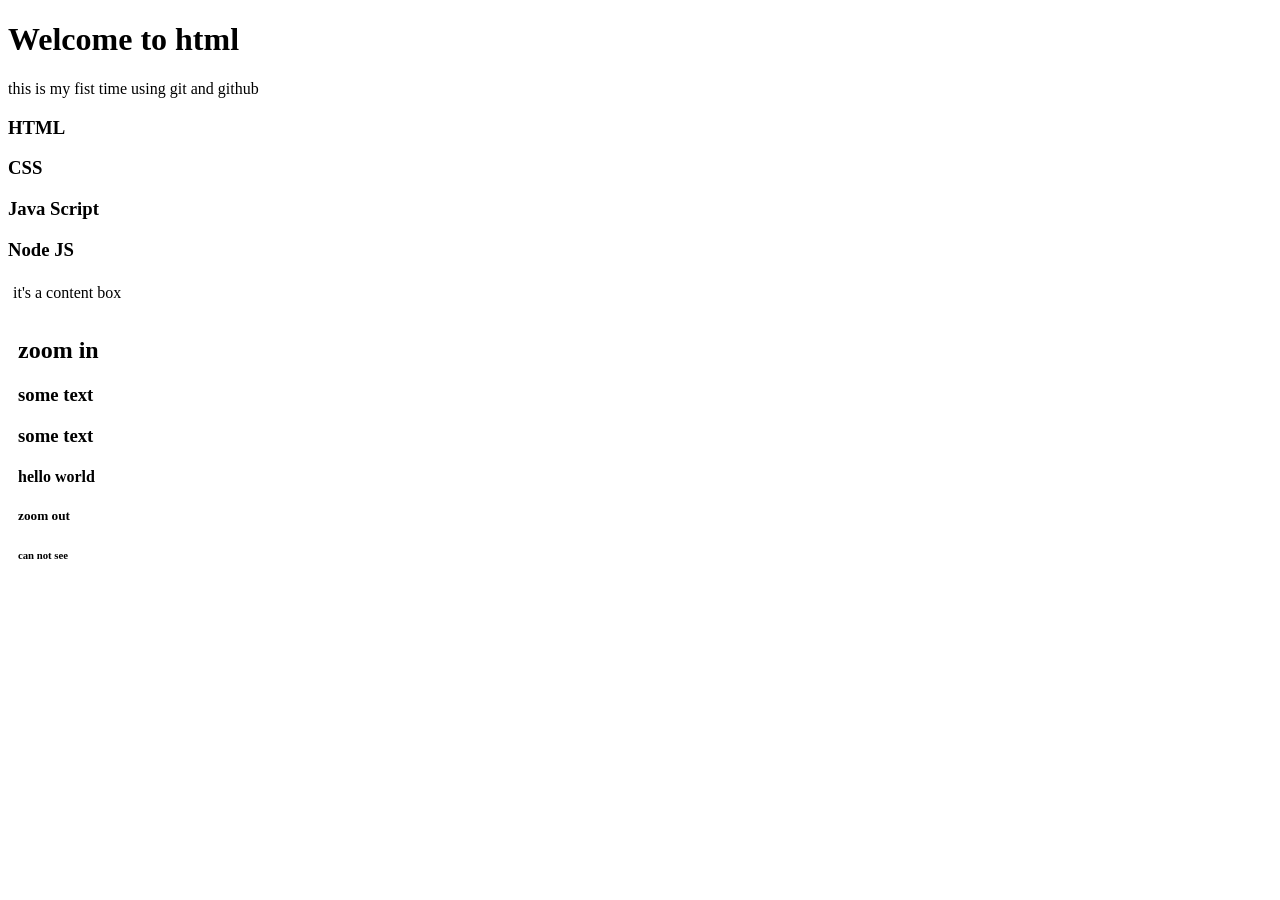
<file: Day01_Introduction/index.html>
<!DOCTYPE html>
<html lang="en">
<head>
    <meta charset="UTF-8">
    <meta name="viewport" content="width=device-width, initial-scale=1.0">
    <title>Html Introduction</title>
    <link rel="stylesheet" href="./css/style.css">
</head>
<body>
    <h1>Welcome to html</h1>
    <p>this is my fist time using git and github </p>
    <h3>HTML</h3>
    <h3>CSS</h3>
    <h3>Java Script</h3>
    <h3>Node JS</h3>
    <div>
        it's a content box
    </div>
 
   <div class="animation">
     <div id="box">
           <h2> zoom in </h2>
           <h3>some text</h3>
           <h3>some text</h3>
           <h4>hello world</h4>
            <h5> zoom out</h5>
            <h6> can not see</h6>
         
    </div>
   </div>
   <script src="./js/script.js"></script>
</body>
</html>
</file>
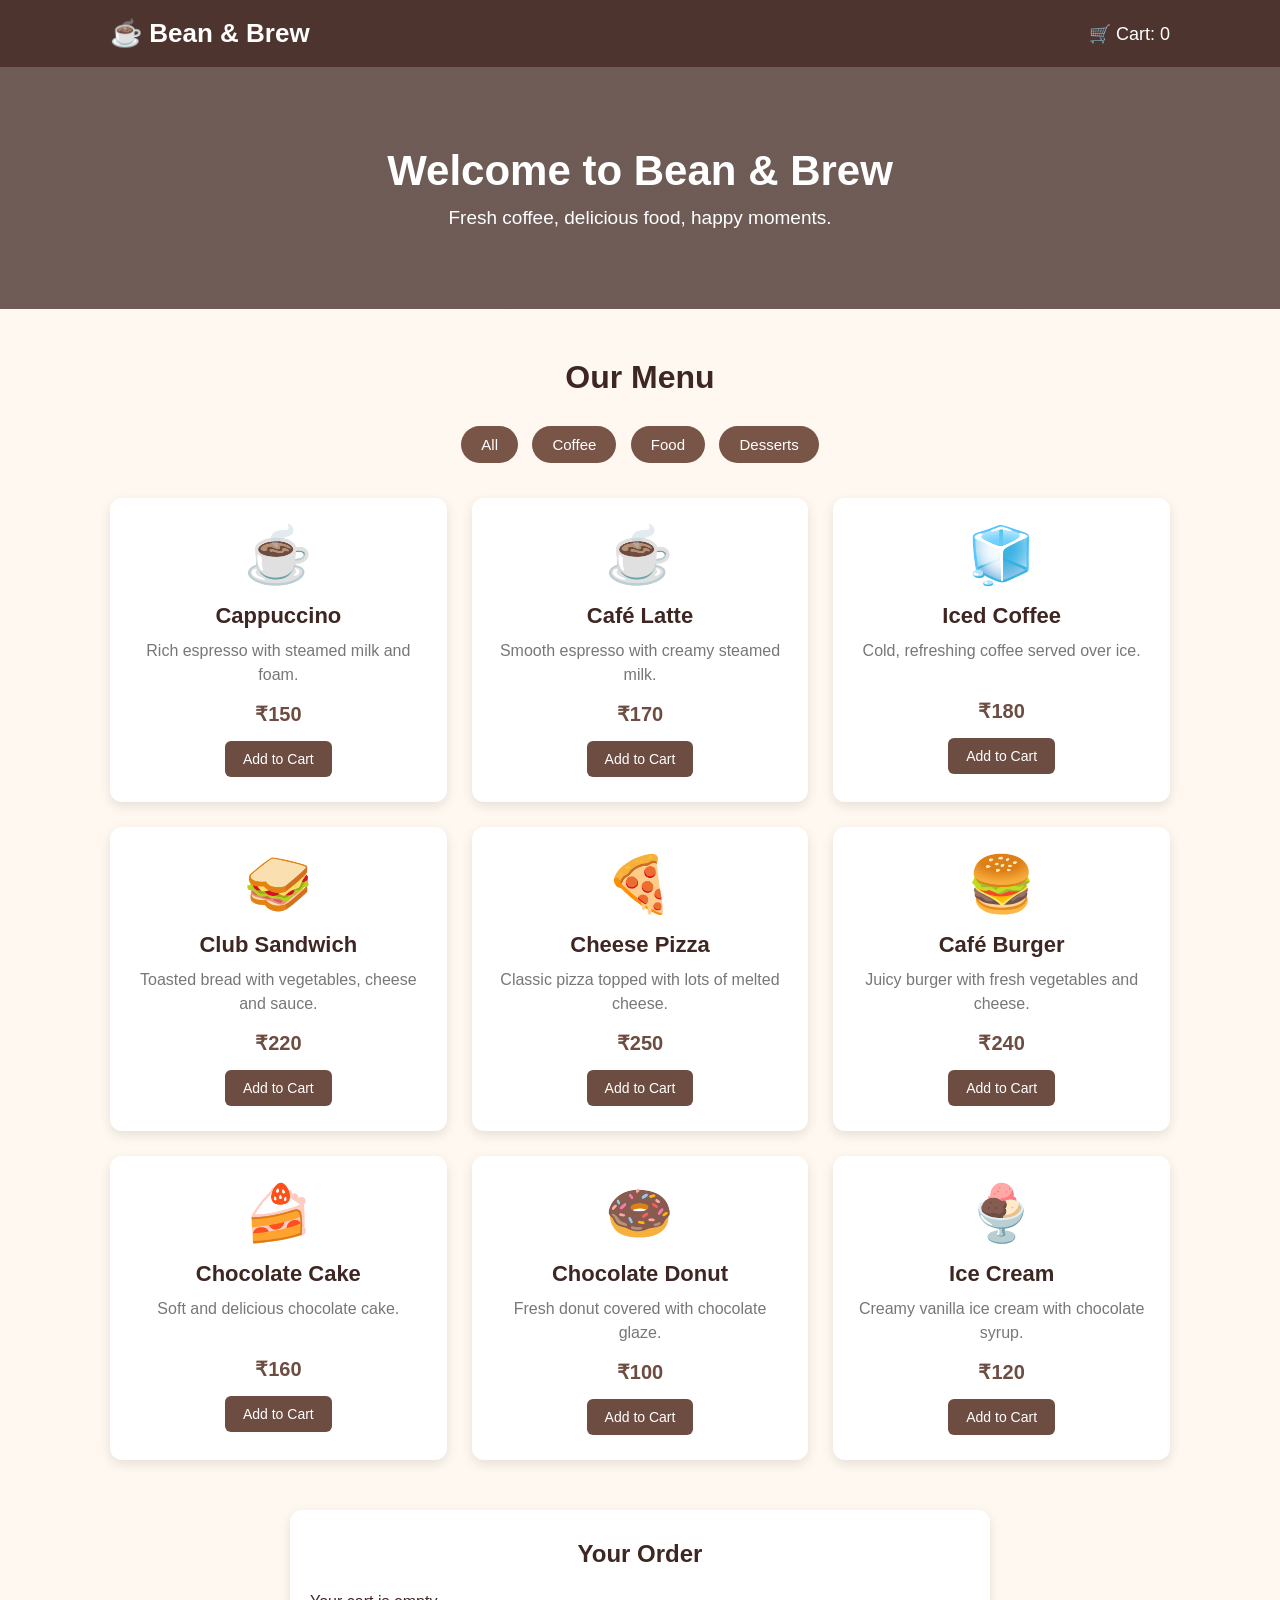
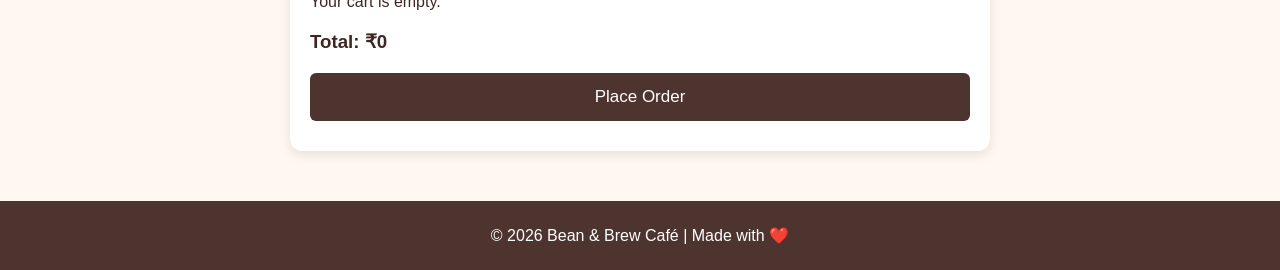
<file: Day01_Introduction/cafe.html>
<!DOCTYPE html>
<html lang="en">
<head>
    <meta charset="UTF-8">
    <meta name="viewport" content="width=device-width, initial-scale=1.0">
    <title>Bean & Brew Café</title>

    <link rel="stylesheet" href="./css/cafe.css">
</head>

<body>

    <header>
        <nav class="navbar">
            <h1>☕ Bean & Brew</h1>

            <div class="cart">
                🛒 Cart: <span id="cart-count">0</span>
            </div>
        </nav>
    </header>

    <section class="hero">
        <h2>Welcome to Bean & Brew</h2>
        <p>Fresh coffee, delicious food, happy moments.</p>
    </section>

    <section class="menu-section">
        <h2>Our Menu</h2>

        <div class="categories">
            <button onclick="filterMenu('all')">All</button>
            <button onclick="filterMenu('coffee')">Coffee</button>
            <button onclick="filterMenu('food')">Food</button>
            <button onclick="filterMenu('dessert')">Desserts</button>
        </div>

        <div class="menu-container">

            <div class="menu-item coffee">
                <div class="item-icon">☕</div>
                <h3>Cappuccino</h3>
                <p>Rich espresso with steamed milk and foam.</p>
                <h4>₹150</h4>
                <button onclick="addToCart('Cappuccino', 150)">
                    Add to Cart
                </button>
            </div>

            <div class="menu-item coffee">
                <div class="item-icon">☕</div>
                <h3>Café Latte</h3>
                <p>Smooth espresso with creamy steamed milk.</p>
                <h4>₹170</h4>
                <button onclick="addToCart('Café Latte', 170)">
                    Add to Cart
                </button>
            </div>

            <div class="menu-item coffee">
                <div class="item-icon">🧊</div>
                <h3>Iced Coffee</h3>
                <p>Cold, refreshing coffee served over ice.</p>
                <h4>₹180</h4>
                <button onclick="addToCart('Iced Coffee', 180)">
                    Add to Cart
                </button>
            </div>

            <div class="menu-item food">
                <div class="item-icon">🥪</div>
                <h3>Club Sandwich</h3>
                <p>Toasted bread with vegetables, cheese and sauce.</p>
                <h4>₹220</h4>
                <button onclick="addToCart('Club Sandwich', 220)">
                    Add to Cart
                </button>
            </div>

            <div class="menu-item food">
                <div class="item-icon">🍕</div>
                <h3>Cheese Pizza</h3>
                <p>Classic pizza topped with lots of melted cheese.</p>
                <h4>₹250</h4>
                <button onclick="addToCart('Cheese Pizza', 250)">
                    Add to Cart
                </button>
            </div>

            <div class="menu-item food">
                <div class="item-icon">🍔</div>
                <h3>Café Burger</h3>
                <p>Juicy burger with fresh vegetables and cheese.</p>
                <h4>₹240</h4>
                <button onclick="addToCart('Café Burger', 240)">
                    Add to Cart
                </button>
            </div>

            <div class="menu-item dessert">
                <div class="item-icon">🍰</div>
                <h3>Chocolate Cake</h3>
                <p>Soft and delicious chocolate cake.</p>
                <h4>₹160</h4>
                <button onclick="addToCart('Chocolate Cake', 160)">
                    Add to Cart
                </button>
            </div>

            <div class="menu-item dessert">
                <div class="item-icon">🍩</div>
                <h3>Chocolate Donut</h3>
                <p>Fresh donut covered with chocolate glaze.</p>
                <h4>₹100</h4>
                <button onclick="addToCart('Chocolate Donut', 100)">
                    Add to Cart
                </button>
            </div>

            <div class="menu-item dessert">
                <div class="item-icon">🍨</div>
                <h3>Ice Cream</h3>
                <p>Creamy vanilla ice cream with chocolate syrup.</p>
                <h4>₹120</h4>
                <button onclick="addToCart('Ice Cream', 120)">
                    Add to Cart
                </button>
            </div>

        </div>
    </section>

    <section class="order-section">
        <h2>Your Order</h2>

        <div id="cart-items">
            <p>Your cart is empty.</p>
        </div>

        <h3>Total: ₹<span id="total">0</span></h3>

        <button class="checkout-btn" onclick="checkout()">
            Place Order
            
        </button>
    </section>

    <footer>
        <p>© 2026 Bean & Brew Café | Made with ❤️</p>
    </footer>

    <script src="./js/cafe.js"></script>

</body>
</html>
</file>
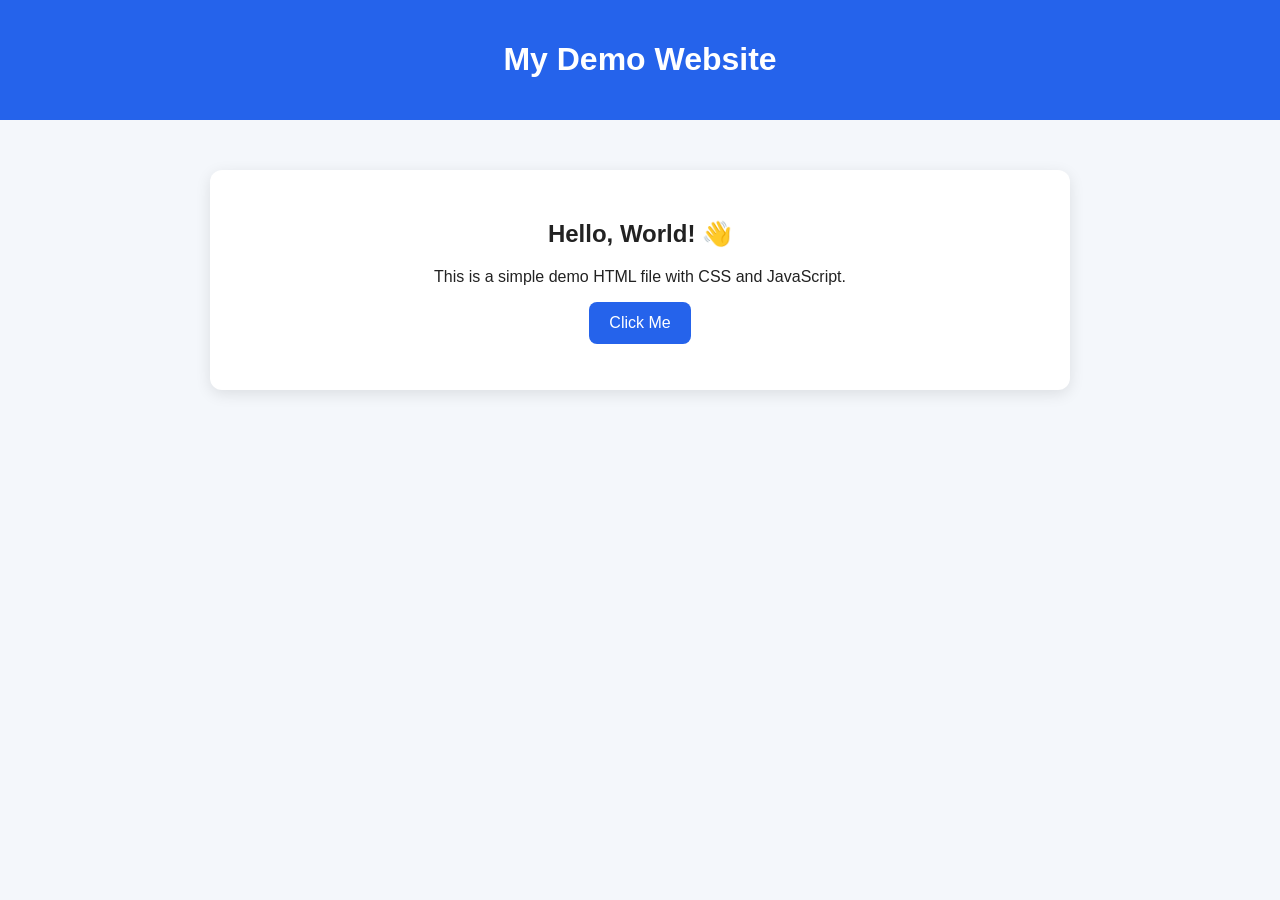
<file: Day01_Introduction/h.html>
<!DOCTYPE html>
<html lang="en">
<head>
  <meta charset="UTF-8">
  <meta name="viewport" content="width=device-width, initial-scale=1.0">
  <title>Demo HTML Page</title>
  <style>
    body {
      margin: 0;
      font-family: Arial, sans-serif;
      background: #f4f7fb;
      color: #222;
    }

    header {
      background: #2563eb;
      color: white;
      padding: 20px;
      text-align: center;
    }

    main {
      max-width: 800px;
      margin: 50px auto;
      padding: 30px;
      background: white;
      border-radius: 12px;
      box-shadow: 0 4px 15px rgba(0, 0, 0, 0.1);
      text-align: center;
    }

    button {
      padding: 12px 20px;
      border: none;
      border-radius: 8px;
      background: #2563eb;
      color: white;
      cursor: pointer;
      font-size: 16px;
    }

    button:hover {
      background: #1d4ed8;
    }
  </style>
</head>
<body>

  <header>
    <h1>My Demo Website</h1>
  </header>
  <main>
    <h2>Hello, World! 👋</h2>
    <p>This is a simple demo HTML file with CSS and JavaScript.</p>
    <button onclick="showMessage()">Click Me</button>
    <p id="message"></p>
  </main>
  <script>
    function showMessage() {
      document.getElementById("message").textContent =
        "Button clicked successfully! Thank you for visiting.";
    }
    function start() {
        alert("Welcome! You are ready to go.");
    }
    function execute() {
        start();
    }
    function init() {
        const startButton = document.querySelector("button");
        startButton.addEventListener("click", execute);
    }
    window.onload = init;
    execute();
    window.addEventListener("load", function() {
        console.log("Page fully loaded and parsed.");
    });
  </script>
</body>
</html>
</file>
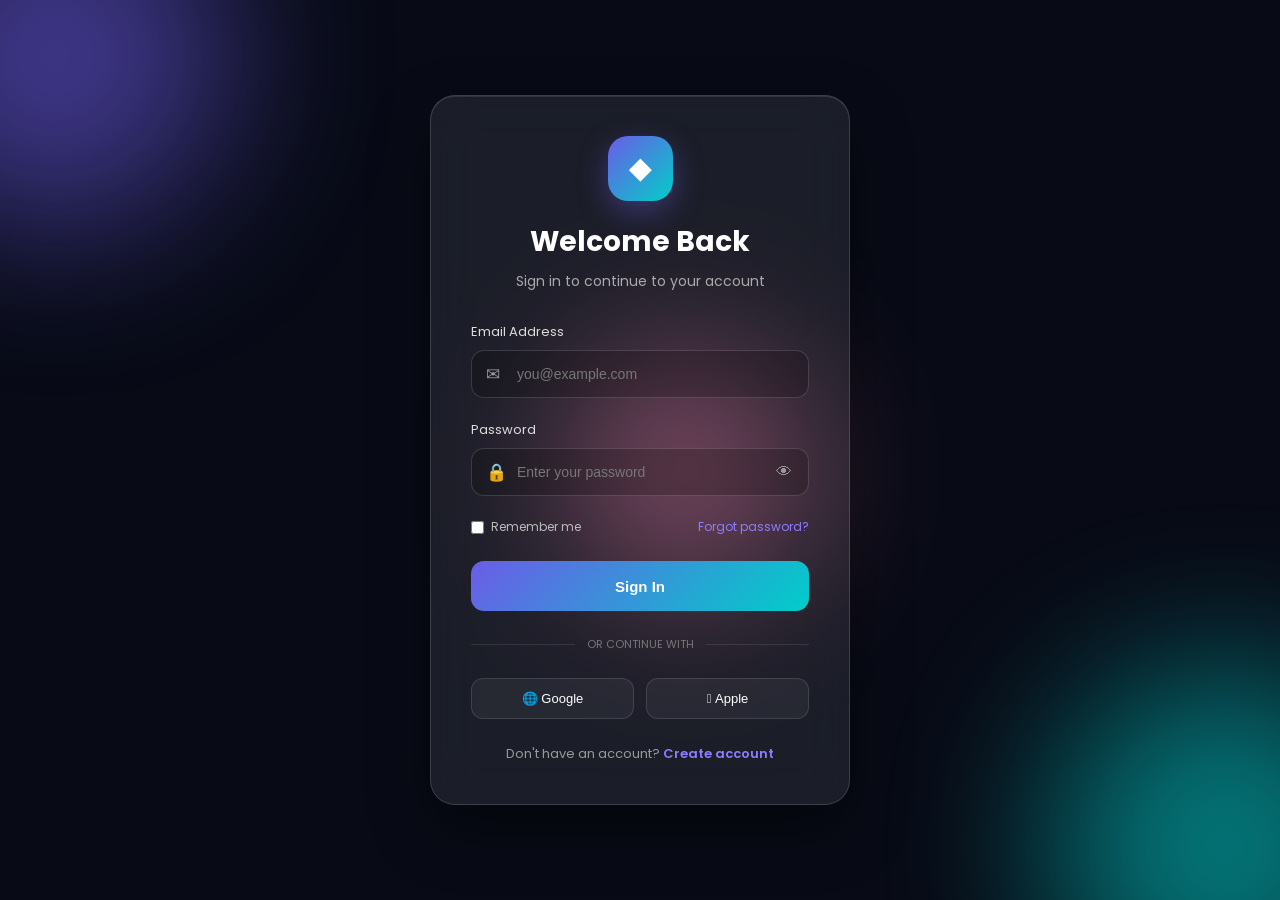
<file: Day01_Introduction/loginform.html>
<!DOCTYPE html>
<html lang="en">
<head>
  <meta charset="UTF-8">
  <meta name="viewport" content="width=device-width, initial-scale=1.0">

  <title>Advanced Login</title>

  <link rel="stylesheet" href="./css/loginform.css">
</head>

<body>
  <div class="background">
    <div class="blob blob-1"></div>
    <div class="blob blob-2"></div>
    <div class="blob blob-3"></div>
  </div>

  <!-- Login Card -->
  <main class="login-container">

    <div class="logo">◆</div>

    <h1>Welcome Back</h1>

    <p class="subtitle">
      Sign in to continue to your account
    </p>

    <form id="loginForm">
      <div class="input-group">

        <label for="email">Email Address</label>

        <div class="input-wrapper">
          <span class="input-icon">✉</span>

          <input
            type="email"
            id="email"
            placeholder="you@example.com"
            autocomplete="email"
          >
        </div>

        <p class="error" id="emailError">
          Please enter a valid email address.
        </p>

      </div>
      <div class="input-group">

        <label for="password">Password</label>

        <div class="input-wrapper">

          <span class="input-icon">🔒</span>

          <input
            type="password"
            id="password"
            placeholder="Enter your password"
            autocomplete="current-password"
          >

          <button
            type="button"
            class="password-toggle"
            id="togglePassword"
          >
            👁
          </button>

        </div>
        <div class="strength" id="strength">

          <div class="strength-bar">
            <div
              class="strength-progress"
              id="strengthProgress"
            ></div>
          </div>

          <p id="strengthText">
            Password strength
          </p>

        </div>

        <p class="error" id="passwordError">
          Password must be at least 8 characters.
        </p>

      </div>
      <div class="options">

        <label class="remember">
          <input type="checkbox" id="remember">
          <span>Remember me</span>
        </label>

        <a href="#" class="forgot">
          Forgot password?
        </a>

      </div>
      <button
        type="submit"
        class="login-btn"
        id="loginBtn"
      >

        <span id="btnText">Sign In</span>

        <span
          class="spinner"
          id="spinner"
        ></span>

      </button>
      <p
        class="success-message"
        id="successMessage"
      >
        ✓ Login successful!
      </p>

    </form>
    <div class="divider">
      <span>OR CONTINUE WITH</span>
    </div>
    <div class="social-login">

      <button
        type="button"
        class="social-btn"
      >
        <span>🌐</span>
        Google
      </button>

      <button
        type="button"
        class="social-btn"
      >
        <span></span>
        Apple
      </button>

    </div>
    <p class="signup">
      Don't have an account?
      <a href="#">Create account</a>
    </p>

  </main>
  <script src="./js/loginform.js"></script>

</body>
</html>
</file>
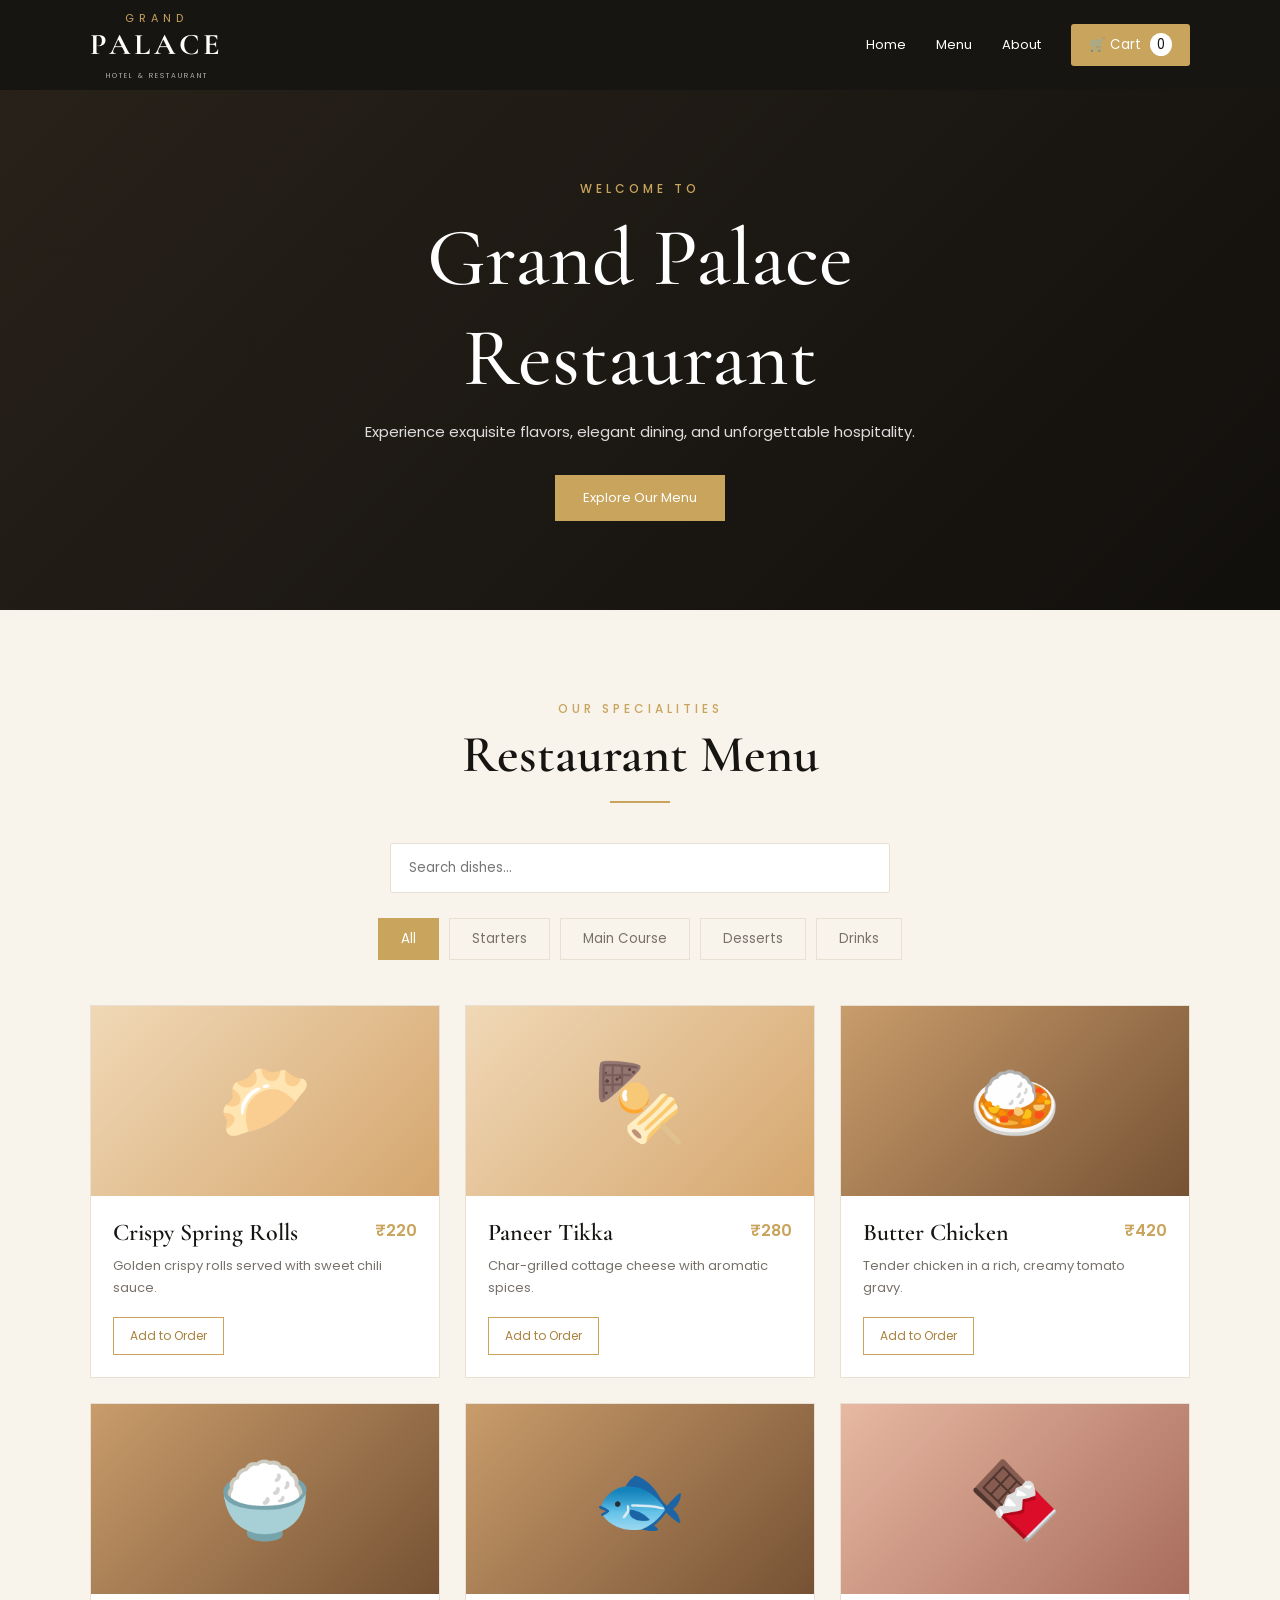
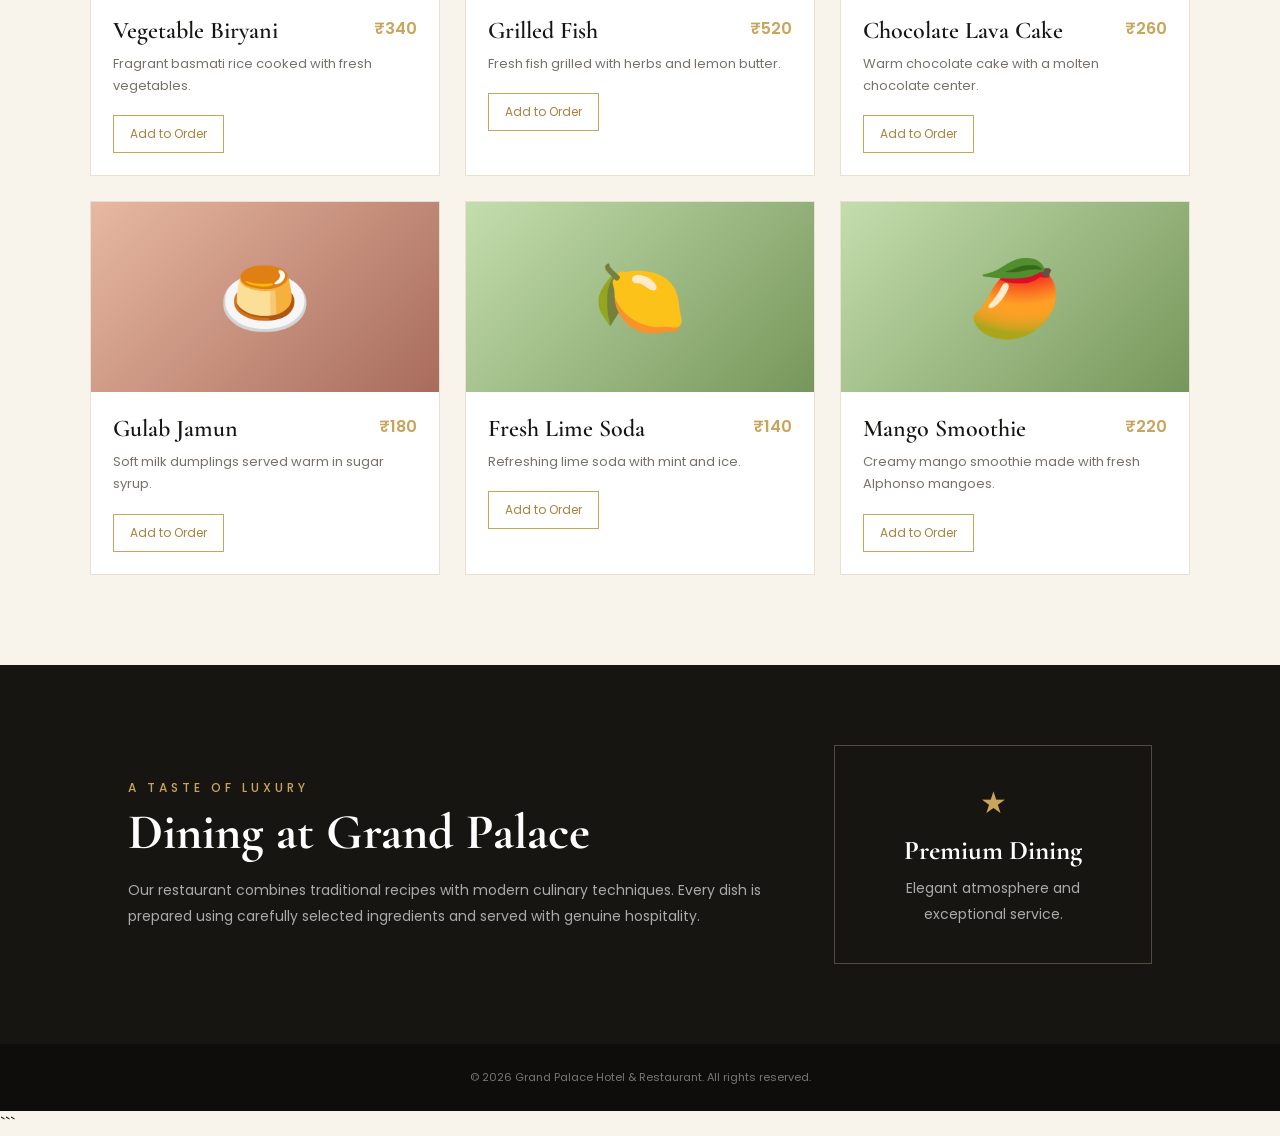
<file: Day01_Introduction/resturant.html>
<!DOCTYPE html>
<html lang="en">
<head>
    <meta charset="UTF-8">
    <meta name="viewport" content="width=device-width, initial-scale=1.0">
    <title>Grand Palace Hotel - Restaurant Menu</title>
    <link rel="stylesheet" href="./css/resturant.css">
</head>
<body>

    <header class="header">
        <div class="logo">
            <span>GRAND</span>
            <h1>PALACE</h1>
            <small>HOTEL & RESTAURANT</small>
        </div>

        <nav>
            <a href="#home">Home</a>
            <a href="#menu">Menu</a>
            <a href="#about">About</a>
            <button id="cartBtn" class="cart-btn">
                🛒 Cart <span id="cartCount">0</span>
            </button>
        </nav>
    </header>

    <!-- Hero -->
    <section class="hero" id="home">
        <div class="hero-content">
            <p class="subtitle">WELCOME TO</p>
            <h2>Grand Palace Restaurant</h2>
            <p>
                Experience exquisite flavors, elegant dining,
                and unforgettable hospitality.
            </p>
            <a href="#menu" class="hero-btn">Explore Our Menu</a>
        </div>
    </section>

    <!-- Menu Section -->
    <main id="menu" class="menu-section">

        <div class="section-heading">
            <p>OUR SPECIALITIES</p>
            <h2>Restaurant Menu</h2>
            <div class="line"></div>
        </div>

        <!-- Search -->
        <div class="menu-tools">
            <input
                type="text"
                id="searchInput"
                placeholder="Search dishes..."
            >
        </div>

        <!-- Categories -->
        <div class="categories">
            <button class="category-btn active" data-category="all">
                All
            </button>
            <button class="category-btn" data-category="starters">
                Starters
            </button>
            <button class="category-btn" data-category="main">
                Main Course
            </button>
            <button class="category-btn" data-category="desserts">
                Desserts
            </button>
            <button class="category-btn" data-category="drinks">
                Drinks
            </button>
        </div>

        <!-- Menu Items -->
        <div class="menu-grid" id="menuGrid">

            <div class="menu-card"
                 data-category="starters"
                 data-name="Crispy Vegetable Spring Rolls">
                <div class="food-image starter">
                    <span>🥟</span>
                </div>
                <div class="food-info">
                    <div class="food-title">
                        <h3>Crispy Spring Rolls</h3>
                        <span>₹220</span>
                    </div>
                    <p>Golden crispy rolls served with sweet chili sauce.</p>
                    <button class="add-btn" data-name="Crispy Spring Rolls" data-price="220">
                        Add to Order
                    </button>
                </div>
            </div>

            <div class="menu-card"
                 data-category="starters"
                 data-name="Paneer Tikka">
                <div class="food-image starter">
                    <span>🍢</span>
                </div>
                <div class="food-info">
                    <div class="food-title">
                        <h3>Paneer Tikka</h3>
                        <span>₹280</span>
                    </div>
                    <p>Char-grilled cottage cheese with aromatic spices.</p>
                    <button class="add-btn" data-name="Paneer Tikka" data-price="280">
                        Add to Order
                    </button>
                </div>
            </div>

            <div class="menu-card"
                 data-category="main"
                 data-name="Butter Chicken">
                <div class="food-image main-food">
                    <span>🍛</span>
                </div>
                <div class="food-info">
                    <div class="food-title">
                        <h3>Butter Chicken</h3>
                        <span>₹420</span>
                    </div>
                    <p>Tender chicken in a rich, creamy tomato gravy.</p>
                    <button class="add-btn" data-name="Butter Chicken" data-price="420">
                        Add to Order
                    </button>
                </div>
            </div>

            <div class="menu-card"
                 data-category="main"
                 data-name="Vegetable Biryani">
                <div class="food-image main-food">
                    <span>🍚</span>
                </div>
                <div class="food-info">
                    <div class="food-title">
                        <h3>Vegetable Biryani</h3>
                        <span>₹340</span>
                    </div>
                    <p>Fragrant basmati rice cooked with fresh vegetables.</p>
                    <button class="add-btn" data-name="Vegetable Biryani" data-price="340">
                        Add to Order
                    </button>
                </div>
            </div>

            <div class="menu-card"
                 data-category="main"
                 data-name="Grilled Fish">
                <div class="food-image main-food">
                    <span>🐟</span>
                </div>
                <div class="food-info">
                    <div class="food-title">
                        <h3>Grilled Fish</h3>
                        <span>₹520</span>
                    </div>
                    <p>Fresh fish grilled with herbs and lemon butter.</p>
                    <button class="add-btn" data-name="Grilled Fish" data-price="520">
                        Add to Order
                    </button>
                </div>
            </div>

            <div class="menu-card"
                 data-category="desserts"
                 data-name="Chocolate Lava Cake">
                <div class="food-image dessert">
                    <span>🍫</span>
                </div>
                <div class="food-info">
                    <div class="food-title">
                        <h3>Chocolate Lava Cake</h3>
                        <span>₹260</span>
                    </div>
                    <p>Warm chocolate cake with a molten chocolate center.</p>
                    <button class="add-btn" data-name="Chocolate Lava Cake" data-price="260">
                        Add to Order
                    </button>
                </div>
            </div>

            <div class="menu-card"
                 data-category="desserts"
                 data-name="Gulab Jamun">
                <div class="food-image dessert">
                    <span>🍮</span>
                </div>
                <div class="food-info">
                    <div class="food-title">
                        <h3>Gulab Jamun</h3>
                        <span>₹180</span>
                    </div>
                    <p>Soft milk dumplings served warm in sugar syrup.</p>
                    <button class="add-btn" data-name="Gulab Jamun" data-price="180">
                        Add to Order
                    </button>
                </div>
            </div>

            <div class="menu-card"
                 data-category="drinks"
                 data-name="Fresh Lime Soda">
                <div class="food-image drink">
                    <span>🍋</span>
                </div>
                <div class="food-info">
                    <div class="food-title">
                        <h3>Fresh Lime Soda</h3>
                        <span>₹140</span>
                    </div>
                    <p>Refreshing lime soda with mint and ice.</p>
                    <button class="add-btn" data-name="Fresh Lime Soda" data-price="140">
                        Add to Order
                    </button>
                </div>
            </div>

            <div class="menu-card"
                 data-category="drinks"
                 data-name="Mango Smoothie">
                <div class="food-image drink">
                    <span>🥭</span>
                </div>
                <div class="food-info">
                    <div class="food-title">
                        <h3>Mango Smoothie</h3>
                        <span>₹220</span>
                    </div>
                    <p>Creamy mango smoothie made with fresh Alphonso mangoes.</p>
                    <button class="add-btn" data-name="Mango Smoothie" data-price="220">
                        Add to Order
                    </button>
                </div>
            </div>

        </div>
    </main>

    <!-- About -->
    <section class="about" id="about">
        <div>
            <p class="subtitle">A TASTE OF LUXURY</p>
            <h2>Dining at Grand Palace</h2>
            <p>
                Our restaurant combines traditional recipes with modern
                culinary techniques. Every dish is prepared using carefully
                selected ingredients and served with genuine hospitality.
            </p>
        </div>

        <div class="about-box">
            <span>★</span>
            <h3>Premium Dining</h3>
            <p>Elegant atmosphere and exceptional service.</p>
        </div>
    </section>

    <!-- Cart Overlay -->
    <div class="cart-overlay" id="cartOverlay"></div>

    <!-- Cart -->
    <aside class="cart" id="cart">
        <div class="cart-header">
            <h2>Your Order</h2>
            <button id="closeCart">&times;</button>
        </div>

        <div id="cartItems" class="cart-items">
            <p class="empty-cart">Your order is empty.</p>
        </div>

        <div class="cart-footer">
            <div class="total">
                <span>Total</span>
                <strong>₹<span id="cartTotal">0</span></strong>
            </div>
            <button id="checkoutBtn" class="checkout-btn">
                Place Order
            </button>
        </div>
    </aside>

    <footer>
        <p>© 2026 Grand Palace Hotel & Restaurant. All rights reserved.</p>
    </footer>

    <script src="./js/resturant.js"></script>
</body>
</html>
```
</file>
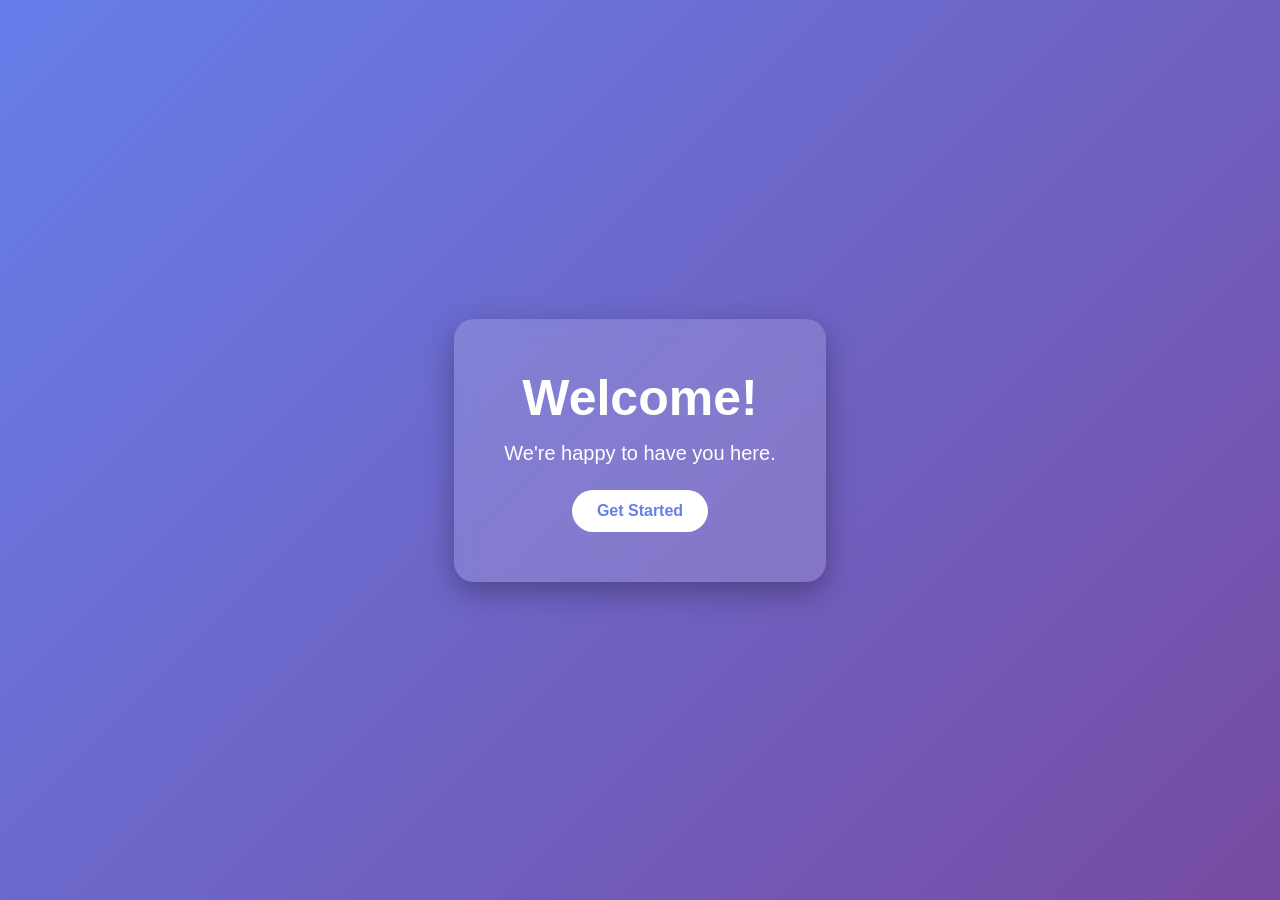
<file: Day01_Introduction/welcome.html>
<!DOCTYPE html>
<html lang="en">
<head>
    <meta charset="UTF-8">
    <meta name="viewport" content="width=device-width, initial-scale=1.0">
    <title>Welcome Page</title>
    <link rel="stylesheet" href="./css/welcome.css">
</head>
<body>

    <div class="welcome-box">
        <h1 id="welcomeText">Welcome! </h1>

        <p>We're happy to have you here.</p>

        <button id="startButton">Get Started</button>
    </div>
    <script src="./js/welcome.js"></script>

</body>
</html>
</file>
<file: Day01_Introduction/css/style.css>
div{
    margin: auto;
    padding: 5px;
    box-sizing: border-box;
}
.animation{
 animation-name: myanimation;
 animation-duration: 2s;
 animation-timing-function: ease-in-out;
 animation-delay: 0.2s;
 animation-iteration-count: infinite;
 animation-direction: normal;
} 
@keyframes myanimation{
    form{ 
        font-size: 20px;
    }
    to{
        font-size: 40px;
    }
    
}
a{
    text-decoration: none;
    color: black;
}
a:hover{
    color: #795548;
}
.animation{
    animation-name: myanimation;
    animation-duration: 2s;
    animation-timing-function: ease-in-out;
    animation-delay: 0.2s;
    animation-iteration-count: infinite;
    animation-direction: normal;
}
</file>
<file: Day01_Introduction/css/cafe.css>
* {
    margin: 0;
    padding: 0;
    box-sizing: border-box;
}

body {
    font-family: Arial, sans-serif;
    background-color: #fff8f0;
    color: #3e2723;
}

/* Navbar */

header {
    background-color: #4e342e;
    color: white;
}

.navbar {
    max-width: 1100px;
    margin: auto;
    padding: 18px 20px;

    display: flex;
    justify-content: space-between;
    align-items: center;
}

.navbar h1 {
    font-size: 26px;
}

.cart {
    font-size: 18px;
}

/* Hero */

.hero {
    text-align: center;
    padding: 80px 20px;

    background: linear-gradient(
        rgba(62, 39, 35, 0.75),
        rgba(62, 39, 35, 0.75)
    ),
    url("https://images.unsplash.com/photo-1495474472287-4d71bcdd2085")
    center/cover;

    color: white;
}

.hero h2 {
    font-size: 42px;
    margin-bottom: 12px;
}

.hero p {
    font-size: 19px;
}

/* Menu */

.menu-section {
    max-width: 1100px;
    margin: 50px auto;
    padding: 0 20px;
}

.menu-section > h2 {
    text-align: center;
    font-size: 32px;
    margin-bottom: 25px;
}

.categories {
    text-align: center;
    margin-bottom: 30px;
}

.categories button {
    border: none;
    background-color: #795548;
    color: white;

    padding: 10px 20px;
    margin: 5px;

    border-radius: 20px;
    cursor: pointer;
    font-size: 15px;

    transition: 0.3s;
}

.categories button:hover {
    background-color: #4e342e;
}

/* Menu cards */

.menu-container {
    display: grid;

    grid-template-columns:
        repeat(auto-fit, minmax(250px, 1fr));

    gap: 25px;
}

.menu-item {
    background-color: white;
    padding: 25px;

    text-align: center;

    border-radius: 12px;

    box-shadow: 0 4px 12px rgba(0, 0, 0, 0.1);

    transition: transform 0.3s;
}

.menu-item:hover {
    transform: translateY(-5px);
}

.item-icon {
    font-size: 55px;
    margin-bottom: 15px;
}

.menu-item h3 {
    font-size: 22px;
    margin-bottom: 10px;
}

.menu-item p {
    color: #777;
    line-height: 1.5;
    min-height: 45px;
}

.menu-item h4 {
    color: #6d4c41;
    font-size: 20px;
    margin: 15px 0;
}

.menu-item button {
    background-color: #6d4c41;
    color: white;

    border: none;
    padding: 10px 18px;

    border-radius: 6px;
    cursor: pointer;

    font-size: 14px;
}

.menu-item button:hover {
    background-color: #4e342e;
}

/* Order */

.order-section {
    max-width: 700px;
    margin: 50px auto;
    padding: 30px 20px;

    background-color: white;

    border-radius: 12px;

    box-shadow: 0 4px 12px rgba(0, 0, 0, 0.1);
}

.order-section h2 {
    text-align: center;
    margin-bottom: 25px;
}

#cart-items {
    margin-bottom: 20px;
}

.cart-item {
    display: flex;
    justify-content: space-between;
    align-items: center;

    padding: 12px 0;

    border-bottom: 1px solid #ddd;
}

.remove-btn {
    background-color: #d32f2f;
    color: white;

    border: none;
    padding: 5px 10px;

    border-radius: 4px;
    cursor: pointer;
}

.checkout-btn {
    width: 100%;

    margin-top: 20px;

    padding: 14px;

    background-color: #4e342e;
    color: white;

    border: none;
    border-radius: 6px;

    cursor: pointer;
    font-size: 17px;
}

.checkout-btn:hover {
    background-color: #2e1b18;
}

/* Footer */

footer {
    text-align: center;

    background-color: #4e342e;
    color: white;

    padding: 25px;
    margin-top: 50px;
}

/* Responsive */

@media (max-width: 600px) {

    .navbar {
        flex-direction: column;
        gap: 10px;
    }

    .hero h2 {
        font-size: 30px;
    }

    .hero {
        padding: 60px 15px;
    }

    .menu-container {
        grid-template-columns: 1fr;
    }
    .cart {
        font-size: 16px;
    }
    .checkout-btn {
        font-size: 15px;
    }
    .cart-item {
        flex-direction: column;
        align-items: flex-start;
        gap: 8px;
    }

}
</file>
<file: Day01_Introduction/css/loginform.css>
@import url(
  'https://fonts.googleapis.com/css2?family=Poppins:wght@400;500;600;700&display=swap'
);

* {
  margin: 0;
  padding: 0;
  box-sizing: border-box;
}

body {
  min-height: 100vh;

  display: flex;
  align-items: center;
  justify-content: center;

  padding: 20px;

  font-family: "Poppins", sans-serif;

  color: #ffffff;

  background: #080b16;

  overflow: hidden;
}

.background {
  position: fixed;

  inset: 0;

  overflow: hidden;

  z-index: -1;
}

.blob {
  position: absolute;

  width: 350px;
  height: 350px;

  border-radius: 50%;

  filter: blur(80px);

  opacity: 0.55;

  animation: floating 8s infinite ease-in-out;
}

.blob-1 {
  top: -120px;
  left: -120px;

  background: #6c5ce7;
}

.blob-2 {
  right: -120px;
  bottom: -120px;

  background: #00cec9;

  animation-delay: -3s;
}

.blob-3 {
  width: 220px;
  height: 220px;

  top: 40%;
  left: 45%;

  background: #fd79a8;

  animation-delay: -5s;
}

@keyframes floating {

  0%,
  100% {
    transform: translate(0, 0) scale(1);
  }

  50% {
    transform: translate(40px, -40px) scale(1.15);
  }
}

.login-container {
  width: 420px;
  max-width: 100%;

  padding: 40px;

  border: 1px solid rgba(255, 255, 255, 0.15);

  border-radius: 25px;

  background: rgba(255, 255, 255, 0.08);

  backdrop-filter: blur(25px);
  -webkit-backdrop-filter: blur(25px);

  box-shadow:
    0 25px 60px rgba(0, 0, 0, 0.45),
    inset 0 1px rgba(255, 255, 255, 0.1);

  animation: cardAppear 0.7s ease;
}

@keyframes cardAppear {

  from {
    opacity: 0;
    transform: translateY(30px) scale(0.96);
  }

  to {
    opacity: 1;
    transform: translateY(0) scale(1);
  }
}

.logo {
  width: 65px;
  height: 65px;

  margin: 0 auto 20px;

  display: flex;
  align-items: center;
  justify-content: center;

  border-radius: 20px;

  font-size: 28px;
  font-weight: 700;

  background:
    linear-gradient(
      135deg,
      #6c5ce7,
      #00cec9
    );

  box-shadow:
    0 10px 30px rgba(108, 92, 231, 0.4);
}


/* =========================
   HEADINGS
========================= */

h1 {
  text-align: center;

  font-size: 28px;

  margin-bottom: 8px;
}

.subtitle {
  color: #aaa;

  text-align: center;

  font-size: 14px;

  margin-bottom: 30px;
}
.input-group {
  margin-bottom: 22px;
}

.input-group label {
  display: block;

  margin-bottom: 8px;

  color: #ddd;

  font-size: 13px;
}
.input-wrapper {
  position: relative;
}

.input-wrapper input {
  width: 100%;

  padding: 15px 45px;

  border: 1px solid rgba(255, 255, 255, 0.15);

  outline: none;

  border-radius: 13px;

  background: rgba(0, 0, 0, 0.2);

  color: #fff;

  font-size: 14px;

  transition: 0.3s;
}

.input-wrapper input:focus {
  border-color: #6c5ce7;

  box-shadow:
    0 0 0 3px rgba(108, 92, 231, 0.15);
}

.input-wrapper input::placeholder {
  color: #777;
}
.input-icon {
  position: absolute;

  left: 15px;
  top: 50%;

  transform: translateY(-50%);

  color: #999;

  font-size: 17px;

  pointer-events: none;
}


/* Password Toggle */

.password-toggle {
  position: absolute;

  right: 12px;
  top: 50%;

  transform: translateY(-50%);

  border: none;

  background: transparent;

  color: #999;

  cursor: pointer;

  font-size: 16px;

  padding: 5px;
}

.password-toggle:hover {
  color: #fff;
}

.strength {
  display: none;

  margin-top: 8px;
}

.strength-bar {
  width: 100%;
  height: 4px;

  border-radius: 10px;

  overflow: hidden;

  background: #222;
}

.strength-progress {
  width: 0%;
  height: 100%;

  border-radius: 10px;

  transition: 0.3s;
}

.strength p {
  margin-top: 5px;

  color: #999;

  font-size: 11px;
}

.error {
  display: none;

  margin-top: 6px;

  color: #ff7675;

  font-size: 11px;
}
.options {
  display: flex;

  align-items: center;

  justify-content: space-between;

  margin: 5px 0 25px;

  font-size: 12px;
}

.remember {
  display: flex;

  align-items: center;

  gap: 7px;

  color: #bbb;

  cursor: pointer;
}

.remember input {
  accent-color: #6c5ce7;

  cursor: pointer;
}

.forgot {
  color: #8e7dff;

  text-decoration: none;
}

.forgot:hover {
  text-decoration: underline;
}
.login-btn {
  width: 100%;

  min-height: 50px;

  border: none;

  padding: 15px;

  border-radius: 13px;

  color: #fff;

  font-size: 15px;

  font-weight: 600;

  cursor: pointer;

  background:
    linear-gradient(
      135deg,
      #6c5ce7,
      #00cec9
    );

  transition: 0.3s;
}

.login-btn:hover {
  transform: translateY(-2px);

  box-shadow:
    0 10px 25px rgba(108, 92, 231, 0.35);
}

.login-btn:active {
  transform: scale(0.98);
}

.login-btn:disabled {
  cursor: not-allowed;

  opacity: 0.8;
}

.spinner {
  display: none;

  width: 18px;
  height: 18px;

  margin: auto;

  border: 2px solid rgba(255, 255, 255, 0.4);

  border-top-color: white;

  border-radius: 50%;

  animation: spin 0.7s linear infinite;
}

@keyframes spin {
  to {
    transform: rotate(360deg);
  }
}
.success-message {
  display: none;

  margin-top: 15px;

  color: #55efc4;

  text-align: center;

  font-size: 13px;
}

.divider {
  display: flex;

  align-items: center;

  gap: 12px;

  margin: 25px 0;

  color: #777;

  font-size: 11px;
}

.divider::before,
.divider::after {
  content: "";

  height: 1px;

  flex: 1;

  background: rgba(255, 255, 255, 0.1);
}
.social-login {
  display: grid;

  grid-template-columns: 1fr 1fr;

  gap: 12px;
}

.social-btn {
  padding: 12px;

  border: 1px solid rgba(255, 255, 255, 0.12);

  border-radius: 12px;

  background: rgba(255, 255, 255, 0.05);

  color: #fff;

  cursor: pointer;

  font-size: 13px;

  transition: 0.3s;
}

.social-btn:hover {
  background: rgba(255, 255, 255, 0.1);

  transform: translateY(-2px);
}

.signup {
  margin-top: 25px;

  color: #999;

  text-align: center;

  font-size: 13px;
}

.signup a {
  color: #8e7dff;

  font-weight: 600;

  text-decoration: none;
}

.signup a:hover {
  text-decoration: underline;
}
@media (max-width: 480px) {

  body {
    padding: 15px;
  }

  .login-container {
    padding: 30px 22px;

    border-radius: 20px;
  }

  h1 {
    font-size: 24px;
  }

  .subtitle {
    font-size: 13px;
  }

  .social-login {
    grid-template-columns: 1fr;
  }
}
</file>
<file: Day01_Introduction/css/resturant.css>
@import url('https://fonts.googleapis.com/css2?family=Cormorant+Garamond:wght@400;500;600;700&family=Poppins:wght@300;400;500;600&display=swap');

:root {
    --gold: #c9a45c;
    --dark-gold: #a9823e;
    --dark: #171512;
    --cream: #f8f4ec;
    --white: #ffffff;
    --gray: #77716a;
    --border: #e8e0d2;
}

* {
    margin: 0;
    padding: 0;
    box-sizing: border-box;
}

html {
    scroll-behavior: smooth;
}

body {
    font-family: 'Poppins', sans-serif;
    color: var(--dark);
    background: var(--cream);
}

/* Header */

.header {
    height: 90px;
    padding: 0 7%;
    background: var(--dark);
    color: white;
    display: flex;
    justify-content: space-between;
    align-items: center;
    position: sticky;
    top: 0;
    z-index: 1000;
}

.logo {
    text-align: center;
    line-height: 1;
}

.logo span {
    font-size: 11px;
    letter-spacing: 5px;
    color: var(--gold);
}

.logo h1 {
    font-family: 'Cormorant Garamond', serif;
    font-size: 30px;
    letter-spacing: 4px;
    margin: 5px 0;
}

.logo small {
    font-size: 7px;
    letter-spacing: 2px;
    color: #aaa;
}

nav {
    display: flex;
    align-items: center;
    gap: 30px;
}

nav a {
    color: white;
    text-decoration: none;
    font-size: 13px;
    transition: 0.3s;
}

nav a:hover {
    color: var(--gold);
}

.cart-btn {
    background: var(--gold);
    border: none;
    color: white;
    padding: 11px 18px;
    border-radius: 3px;
    cursor: pointer;
    font-family: inherit;
}

.cart-btn:hover {
    background: var(--dark-gold);
}

#cartCount {
    background: white;
    color: var(--dark);
    border-radius: 50%;
    padding: 2px 7px;
    margin-left: 5px;
}

/* Hero */

.hero {
    min-height: 520px;
    background:
        linear-gradient(
            rgba(15, 13, 10, 0.68),
            rgba(15, 13, 10, 0.68)
        ),
        linear-gradient(135deg, #594b39, #171512);
    display: flex;
    justify-content: center;
    align-items: center;
    text-align: center;
    color: white;
}

.hero-content {
    max-width: 750px;
    padding: 40px 20px;
}

.subtitle,
.section-heading > p {
    color: var(--gold);
    font-size: 12px;
    letter-spacing: 4px;
    font-weight: 500;
}

.hero h2 {
    font-family: 'Cormorant Garamond', serif;
    font-size: clamp(50px, 8vw, 82px);
    font-weight: 500;
    margin: 10px 0;
}

.hero p:not(.subtitle) {
    max-width: 550px;
    margin: auto;
    color: #ddd;
    font-size: 15px;
    line-height: 1.8;
}

.hero-btn {
    display: inline-block;
    margin-top: 30px;
    padding: 13px 28px;
    background: var(--gold);
    color: white;
    text-decoration: none;
    font-size: 13px;
    transition: 0.3s;
}

.hero-btn:hover {
    background: white;
    color: var(--dark);
}

/* Menu */

.menu-section {
    padding: 90px 7%;
}

.section-heading {
    text-align: center;
    margin-bottom: 40px;
}

.section-heading h2 {
    font-family: 'Cormorant Garamond', serif;
    font-size: 52px;
    font-weight: 600;
    margin: 5px 0;
}

.line {
    width: 60px;
    height: 2px;
    background: var(--gold);
    margin: 15px auto;
}

/* Search */

.menu-tools {
    max-width: 500px;
    margin: 0 auto 25px;
}

#searchInput {
    width: 100%;
    padding: 14px 18px;
    border: 1px solid var(--border);
    background: white;
    outline: none;
    font-family: inherit;
    border-radius: 3px;
}

#searchInput:focus {
    border-color: var(--gold);
}

/* Categories */

.categories {
    display: flex;
    justify-content: center;
    flex-wrap: wrap;
    gap: 10px;
    margin-bottom: 45px;
}

.category-btn {
    padding: 10px 22px;
    background: transparent;
    border: 1px solid var(--border);
    color: var(--gray);
    cursor: pointer;
    font-family: inherit;
    transition: 0.3s;
}

.category-btn:hover,
.category-btn.active {
    background: var(--gold);
    border-color: var(--gold);
    color: white;
}

/* Menu Cards */

.menu-grid {
    display: grid;
    grid-template-columns: repeat(3, 1fr);
    gap: 25px;
    max-width: 1200px;
    margin: auto;
}

.menu-card {
    background: white;
    border: 1px solid var(--border);
    transition: 0.3s;
    overflow: hidden;
}

.menu-card:hover {
    transform: translateY(-5px);
    box-shadow: 0 15px 35px rgba(0, 0, 0, 0.08);
}

.food-image {
    height: 190px;
    display: flex;
    align-items: center;
    justify-content: center;
    font-size: 75px;
}

.food-image.starter {
    background: linear-gradient(135deg, #f0d8b6, #d5a66e);
}

.food-image.main-food {
    background: linear-gradient(135deg, #c99c6b, #765234);
}

.food-image.dessert {
    background: linear-gradient(135deg, #e7b8a2, #a86c5c);
}

.food-image.drink {
    background: linear-gradient(135deg, #c4ddad, #76975b);
}

.food-info {
    padding: 22px;
}

.food-title {
    display: flex;
    justify-content: space-between;
    gap: 10px;
    align-items: flex-start;
}

.food-title h3 {
    font-family: 'Cormorant Garamond', serif;
    font-size: 24px;
    font-weight: 600;
}

.food-title span {
    color: var(--gold);
    font-weight: 600;
    white-space: nowrap;
}

.food-info p {
    color: var(--gray);
    font-size: 13px;
    line-height: 1.7;
    margin: 8px 0 18px;
}

.add-btn {
    border: 1px solid var(--gold);
    background: transparent;
    color: var(--dark-gold);
    padding: 9px 16px;
    cursor: pointer;
    font-family: inherit;
    font-size: 12px;
    transition: 0.3s;
}

.add-btn:hover {
    background: var(--gold);
    color: white;
}

/* About */

.about {
    padding: 80px 10%;
    background: var(--dark);
    color: white;
    display: grid;
    grid-template-columns: 2fr 1fr;
    gap: 70px;
    align-items: center;
}

.about h2 {
    font-family: 'Cormorant Garamond', serif;
    font-size: 50px;
    margin: 5px 0 15px;
}

.about p:not(.subtitle) {
    color: #aaa;
    line-height: 1.9;
    font-size: 14px;
}

.about-box {
    border: 1px solid #514a3e;
    padding: 35px;
    text-align: center;
}

.about-box span {
    color: var(--gold);
    font-size: 30px;
}

.about-box h3 {
    font-family: 'Cormorant Garamond', serif;
    font-size: 27px;
    margin: 8px 0;
}

/* Cart */

.cart-overlay {
    position: fixed;
    inset: 0;
    background: rgba(0, 0, 0, 0.55);
    opacity: 0;
    visibility: hidden;
    transition: 0.3s;
    z-index: 1500;
}

.cart-overlay.show {
    opacity: 1;
    visibility: visible;
}

.cart {
    position: fixed;
    top: 0;
    right: -420px;
    width: min(420px, 100%);
    height: 100vh;
    background: white;
    z-index: 2000;
    display: flex;
    flex-direction: column;
    transition: 0.35s ease;
}

.cart.open {
    right: 0;
}

.cart-header {
    padding: 25px;
    background: var(--dark);
    color: white;
    display: flex;
    justify-content: space-between;
    align-items: center;
}

.cart-header h2 {
    font-family: 'Cormorant Garamond', serif;
    font-size: 30px;
}

.cart-header button {
    background: none;
    border: none;
    color: white;
    font-size: 30px;
    cursor: pointer;
}

.cart-items {
    padding: 20px;
    flex: 1;
    overflow-y: auto;
}

.empty-cart {
    text-align: center;
    color: #999;
    margin-top: 50px;
}

.cart-item {
    display: flex;
    justify-content: space-between;
    align-items: center;
    border-bottom: 1px solid var(--border);
    padding: 15px 0;
    gap: 15px;
}

.cart-item h4 {
    font-size: 14px;
}

.cart-item p {
    font-size: 12px;
    color: var(--gray);
    margin-top: 5px;
}

.remove-item {
    border: none;
    background: #f5eeee;
    color: #a44;
    width: 28px;
    height: 28px;
    border-radius: 50%;
    cursor: pointer;
}

.cart-footer {
    padding: 25px;
    border-top: 1px solid var(--border);
}

.total {
    display: flex;
    justify-content: space-between;
    font-size: 18px;
    margin-bottom: 18px;
}

.total strong {
    color: var(--dark-gold);
}

.checkout-btn {
    width: 100%;
    padding: 14px;
    background: var(--gold);
    border: none;
    color: white;
    cursor: pointer;
    font-family: inherit;
    font-size: 14px;
}

.checkout-btn:hover {
    background: var(--dark-gold);
}

/* Footer */

footer {
    background: #0e0d0b;
    color: #777;
    text-align: center;
    padding: 25px;
    font-size: 11px;
}

/* Responsive */

@media (max-width: 900px) {
    .menu-grid {
        grid-template-columns: repeat(2, 1fr);
    }

    .about {
        grid-template-columns: 1fr;
    }
}

@media (max-width: 650px) {
    .header {
        height: auto;
        padding: 15px 5%;
        flex-direction: column;
        gap: 15px;
    }

    nav {
        gap: 12px;
        flex-wrap: wrap;
        justify-content: center;
    }

    nav a {
        font-size: 11px;
    }

    .hero {
        min-height: 450px;
    }

    .menu-section {
        padding: 60px 5%;
    }

    .menu-grid {
        grid-template-columns: 1fr;
    }

    .section-heading h2,
    .about h2 {
        font-size: 42px;
    }

    .categories {
        gap: 6px;
    }

    .category-btn {
        padding: 8px 13px;
        font-size: 11px;
    }
}
</file>
<file: Day01_Introduction/css/welcome.css>
* {
    margin: 0;
    padding: 0;
    box-sizing: border-box;
}

body {
    height: 100vh;

    display: flex;
    justify-content: center;
    align-items: center;

    font-family: Arial, sans-serif;

    background: linear-gradient(135deg, #667eea, #764ba2);

    color: white;
}

.welcome-box {
    text-align: center;

    background: rgba(255, 255, 255, 0.15);

    padding: 50px;

    border-radius: 20px;

    backdrop-filter: blur(10px);

    box-shadow: 0 10px 30px rgba(0, 0, 0, 0.3);

    animation: fadeIn 1.5s ease;
}

h1 {
    font-size: 50px;
    margin-bottom: 15px;
}

p {
    font-size: 20px;
    margin-bottom: 25px;
}

button {
    padding: 12px 25px;

    border: none;
    border-radius: 25px;

    background: white;
    color: #667eea;

    font-size: 16px;
    font-weight: bold;

    cursor: pointer;

    transition: 0.3s;
}

button:hover {
    transform: scale(1.08);
    background: #f1f1f1;
}

@keyframes fadeIn {
    from {
        opacity: 0;
        transform: translateY(30px);
    }

    to {
        opacity: 1;
        transform: translateY(0);
    }
}
</file>
